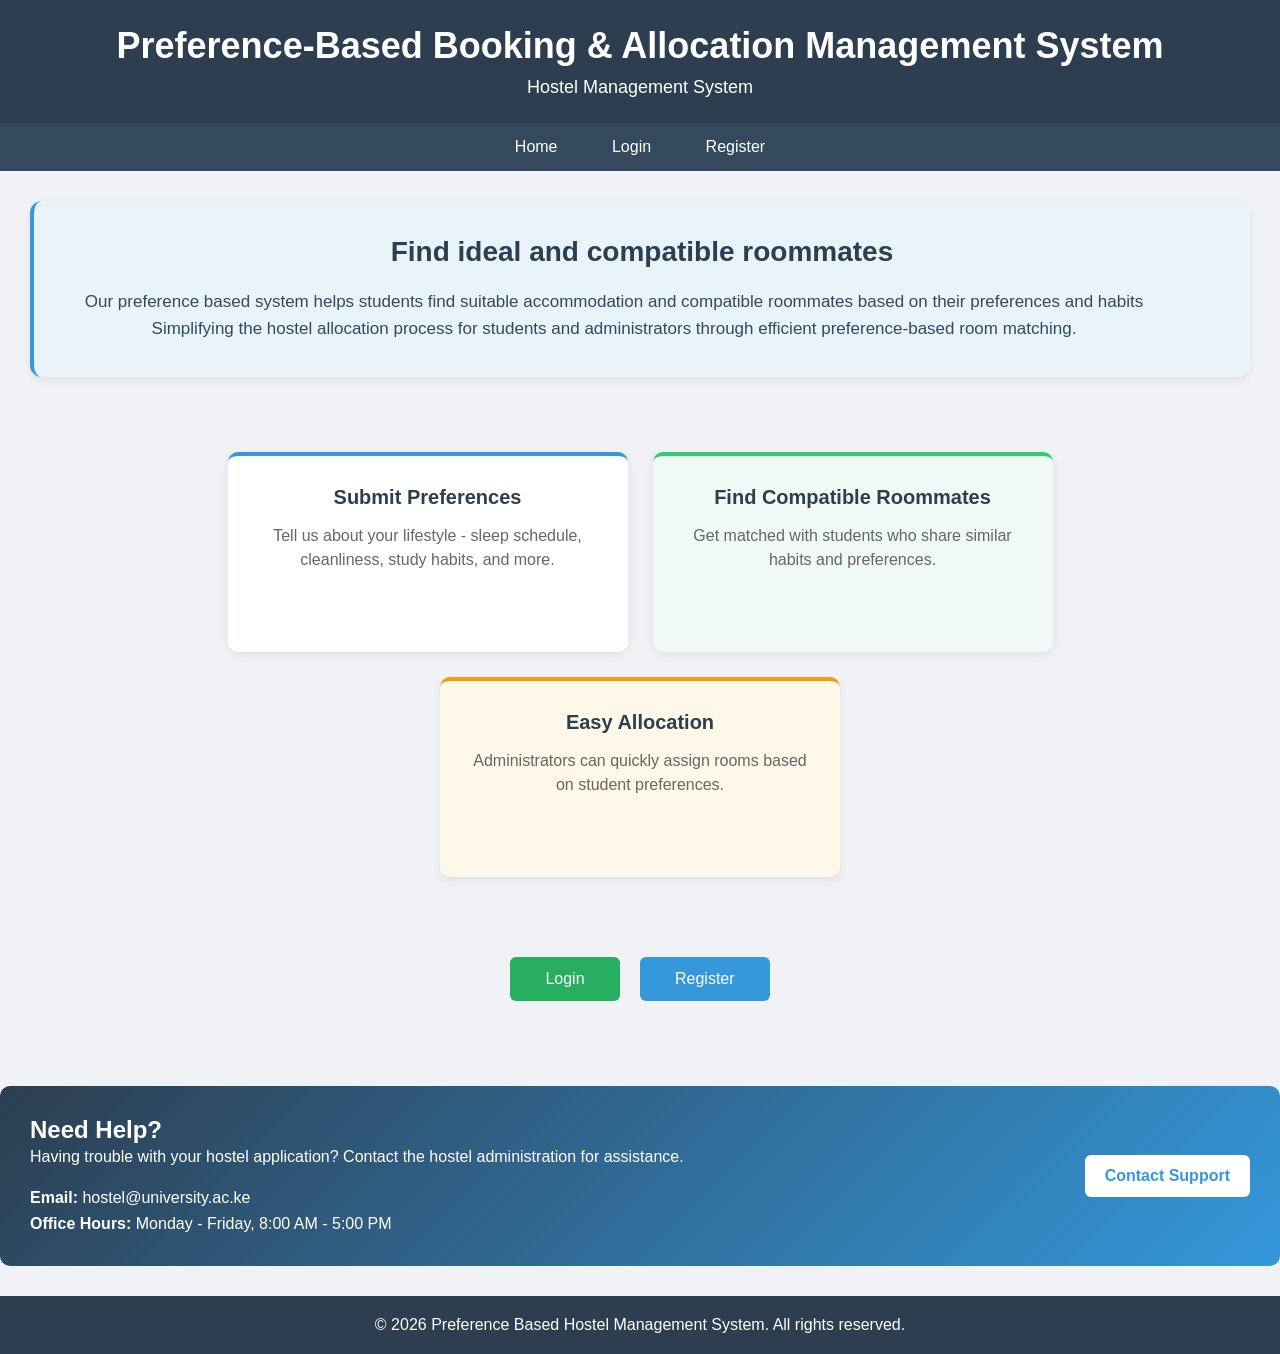
<file: index.html>
<!DOCTYPE html>
<html lang="en">
<head>
    <meta charset="UTF-8">
    <meta name="viewport" content="width=device-width, initial-scale=1.0">
    <title>Hostel Management System</title>
    <link rel="stylesheet" href="css/style.css">
    <style>
    .hero {
        background: #e8f3fa;
        padding: 35px 30px;
        text-align: center;
        margin: 0px 30px 35px;
        border-radius: 12px;
        box-shadow: 0 3px 10px rgba(0,0,0,0.08);
        border-left: 4px solid #3498db;
    }
    .hero h2 {
        color: #2c3e50;
        margin-bottom: 20px;
        font-size: 28px;
    }
    .hero p {
        color: #34495e;
        font-size: 17px;
        line-height: 1.6;
        max-width: 1100px;
        margin-bottom: 0 auto 15px;
        text-align: center;
    }
    .features {
        display: flex;
        gap: 25px;
        justify-content: center;
        margin: 40px 30px;
        flex-wrap: wrap;
    }
    .feature {
        background: white;
        padding: 30px 25px;
        border-radius: 10px;
        width: 400px;
        min-height: 200px;
        text-align: center;
        box-shadow: 0 3px 10px rgba(0,0,0,0.08);
        transition: transform 0.3s, box-shadow 0.3s;
    }
    .feature:nth-child(2) {
        background: #eefaf3;
        border-top: 4px solid #2ecc71;
    }
    .feature:nth-child(3) {
        background: #fff7e8;
        border-top: 4px solid #f39c12;
    }
    .feature:first-child {
        border-top: 4px solid #3498db;
    }
    .feature:hover {
        transform: translateY(-5px);
        box-shadow: 0 8px 18px rgba(0,0,0,0.12);
    }
    .feature h3 {
        color: #2c3e50;
        margin-bottom: 15px;
        font-size: 20px;
    }
    .feature p {
        color: #666;
        line-height: 1.5;
    }
    .help-box {
        background: linear-gradient(135deg, #2c3e50, #3498db);
        color: white;
        padding: 30px;
        border-radius: 10px;
        margin: 45px 0 30px;
        display: flex;
        justify-content: space-between;
        align-items: center;
    }
    .help-content h2 {
        margin-top: 0;
    }
    .help-content p {
        line-height: 1.6;
    }
    .contact-info {
        margin-top: 15px;
    }
    .help-btn {
        background: white;
        color: #3498db;
        padding: 12px 20px;
        text-decoration: none;
        border-radius: 6px;
        font-weight: bold;
        white-space: nowrap;
        margin-left: 20px;
    }
</style>
</head>
<body>

<div class="header">
    <h1>Preference-Based Booking & Allocation Management System</h1>
    <p>Hostel Management System</p>
</div>

<div class="nav">
    <a href="index.html">Home</a>
    <a href="pages/login.html">Login</a>
    <a href="pages/register.html">Register</a>
</div>

<div class="hero">
    <h2>Find ideal and compatible roommates</h2>
    <p>Our preference based system helps students find suitable 
        accommodation  and compatible roommates based on their preferences and habits
    </p>
    <p>
        Simplifying the hostel allocation process for students and
        administrators through efficient preference-based room matching.
    </p>
</div>

<div class="features">
    <div class="feature">
        <h3>Submit Preferences</h3>
        <p>Tell us about your lifestyle - sleep schedule, cleanliness, study habits, and more.</p>
    </div>
    <div class="feature">
        <h3>Find Compatible Roommates</h3>
        <p>Get matched with students who share similar habits and preferences.</p>
    </div>
    <div class="feature">
        <h3>Easy Allocation</h3>
        <p>Administrators can quickly assign rooms based on student preferences.</p>
    </div>
</div>

<div class="buttons">
    <a href="pages/login.html" class="btn">Login</a>
    <a href="pages/register.html" class="btn btn-secondary">Register</a>
</div>
<div class="help-box">
<div class="help-content">
    <h2>Need Help?</h2>
    <p>
        Having trouble with your hostel application? Contact the hostel
        administration for assistance.
    </p>
    <div class="contact-info">
        <p><strong>Email:</strong> hostel@university.ac.ke</p>
        <p><strong>Office Hours:</strong> Monday - Friday, 8:00 AM - 5:00 PM</p>
    </div>
</div>

<a href="mailto:hostel@management.ac.ke" class="help-btn">
    Contact Support
</a>
</div>

<div class="footer">
    <p>&copy; 2026  Preference Based Hostel Management System. All rights reserved.</p>
</div>

</body>
</html>
</file>
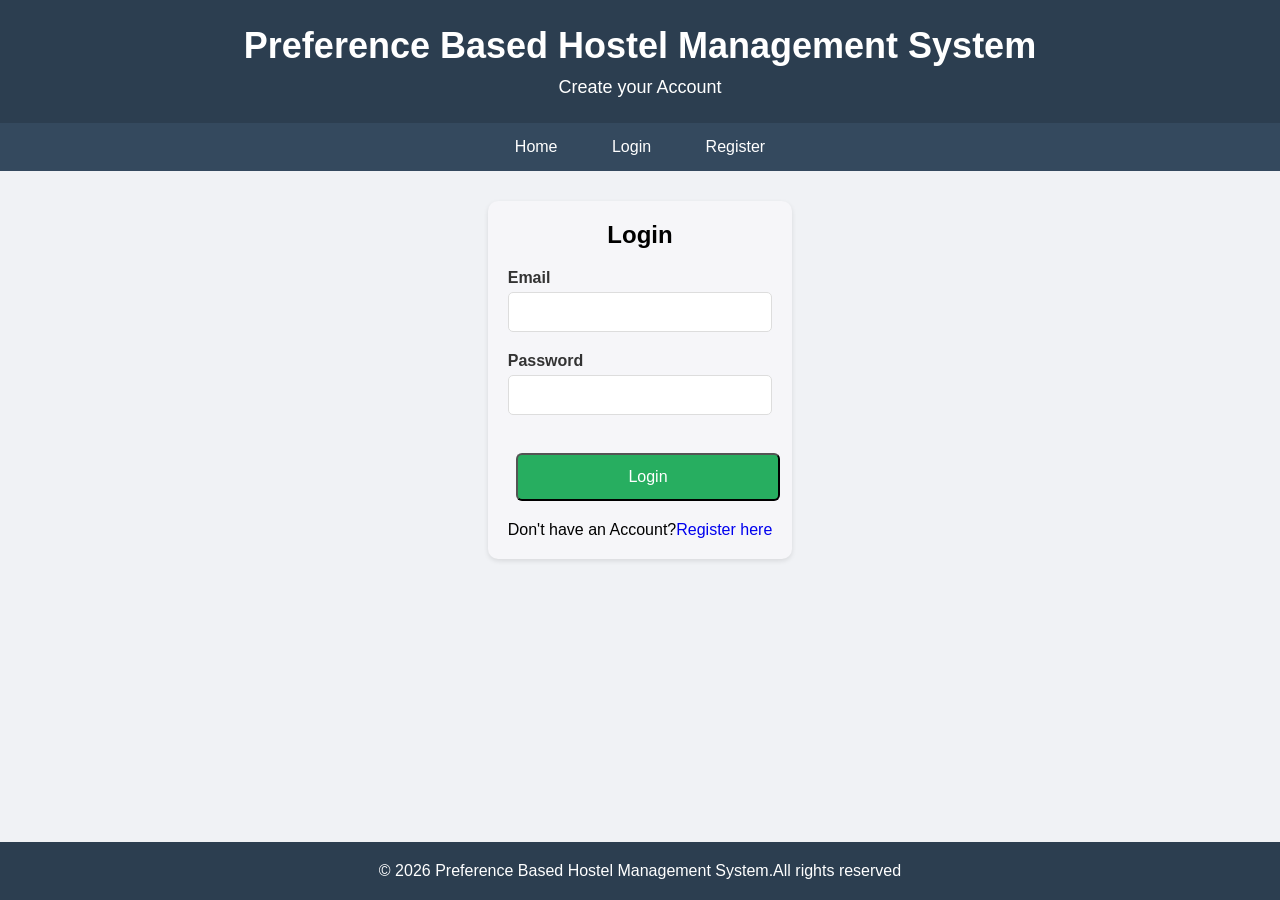
<file: pages/login.html>
<!DOCTYPE html>
<html lang="en">
    <head>
        <meta charset="UTF-8">
        <meta name="viewport" content="width=device-width, initial-scale=1.0">
        <title>Login - Hostel Management System</title>
        <link rel="stylesheet" href="../css/style.css">
    </head>
    <body>
        <div class="header">
            <h1>Preference Based Hostel Management System</h1>
            <p>Create your Account</p>
        </div>
        <div class="nav">
            <a href="../index.html">Home</a>
            <a href="login.html">Login</a>
            <a href="register.html">Register</a>
        </div>
    <div class="form-container">
        <h2 style="text-align: center; margin-bottom: 20px">Login</h2>
        <div id="errorMessage" style="display: none; padding: 10px; margin-bottom: 20px; border-radius: 5px; text-align:center;"></div>
        <form action="../controller/Authcontroller.php" method="POST">
            <div class="form-group">
                <label>Email</label>
                <input type="email" name="email"  id="email" required>
            </div>
            <div class="form-group">
                <label>Password</label>
                <input type="password" name="password" id="password" required>
            </div>
            <br>
            <button type="submit" name="login" class="btn" style="width:100%">Login</button>
        </form>
        <p style="text-align: center; margin-top: 20px;">
            Don't have an Account?<a href="register.html">Register here</a>
        </p>
    </div>
    <div class="footer">
        <p> &copy; 2026 Preference Based Hostel Management System.All rights reserved</p>
    </div>
    <script>
    function hideMessages() {
        document.getElementById('errorMessage').style.display = 'none';
    }
    //Hide message When user starts typing
    document.getElementById('email').addEventListener('focus', hideMessages);
    document.getElementById('password').addEventListener('focus', hideMessages);
    
    const urlParams = new URLSearchParams(window.location.search);
    const error = urlParams.get('error');

    if(error === 'wrong_password') {
        const msgDiv = document.getElementById('errorMessage');
        msgDiv.style.display = 'block';
        msgDiv.style.backgroundColor = '#f8d7da';
        msgDiv.style.color = '#721c24';
        msgDiv.innerHTML = 'Wrong password. Please try again.';
    } else if(error === 'user_not_found') {
        const msgDiv = document.getElementById('errorMessage');
        msgDiv.style.display = 'block';
        msgDiv.style.backgroundColor = '#f8d7da';
        msgDiv.style.color = '#721c24';
        msgDiv.innerHTML = 'User not found. Please register first.';
    }
    if(error){
        setTimeout(function(){
            document.getElementById('errorMessage').style.display = 'none';
        }, 4000);
    }
    // Clean URL
    if(error) {
        const newUrl = window.location.pathname;
        window.history.replaceState({}, document.title, newUrl);
    }
    </script>
</body>
</html>
</file>
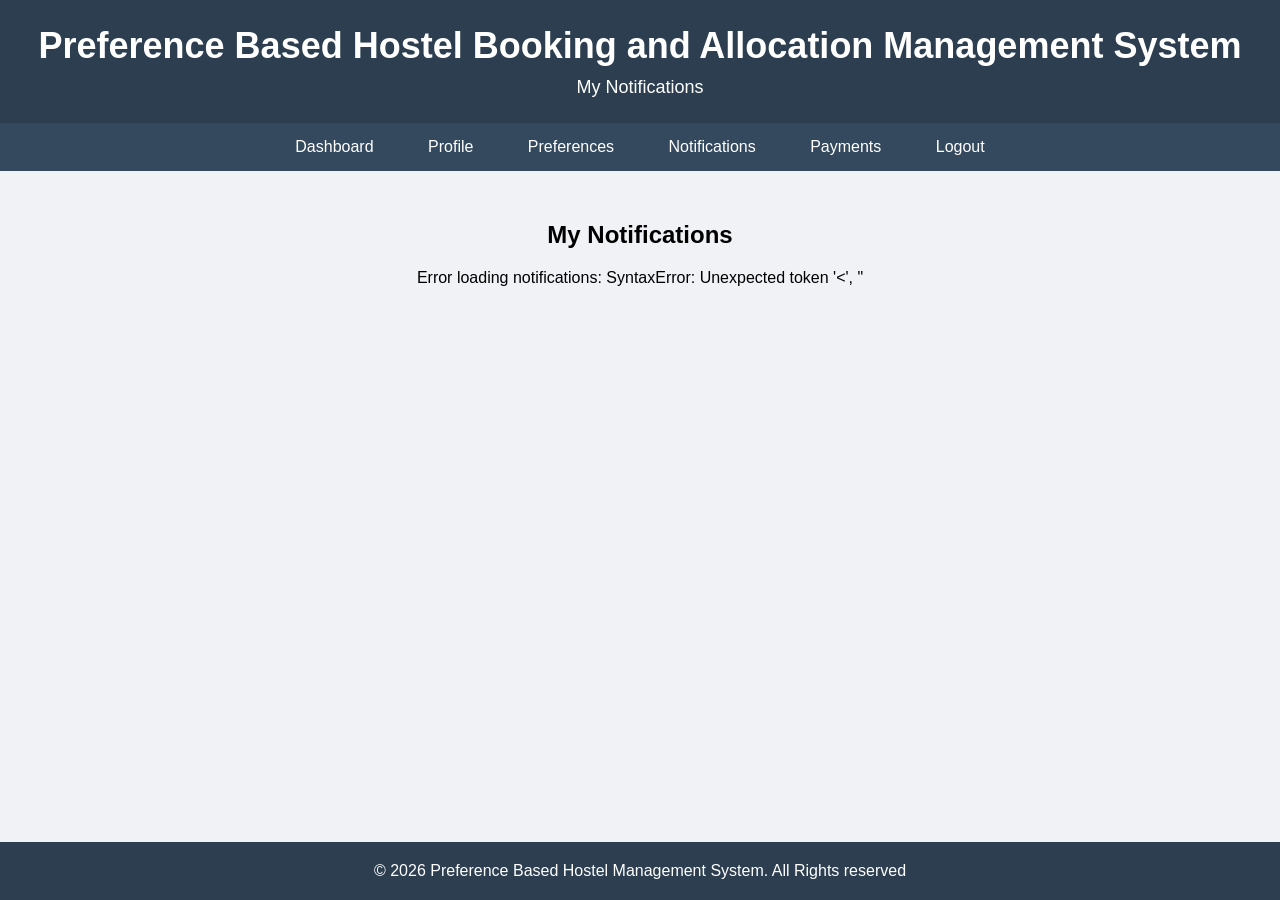
<file: pages/notifications.html>
<!DOCTYPE html>
<html lang="en">
<head>
    <meta charset="UTF-8">
    <meta name="viewport" content="width=device-width, initial-scale=1.0">
    <title>My Notifications</title>
    <link rel="stylesheet" href="../css/style.css">
</head>
<body>
    <div class="header">
        <h1>Preference Based Hostel Booking and Allocation Management System</h1>
        <p>My Notifications</p>
    </div>

    <div class="nav">
        <a href="student_dashboard.html">Dashboard</a>
        <a href="student_profile.html">Profile</a>
        <a href="preferences.html">Preferences</a>
        <a href="notifications.html">Notifications</a>
        <a href="student_payment.html">Payments</a>
        <a href="../controller/logout.php">Logout</a>
    </div>
    
    <div class="container">
        <h2 style="text-align: center;">My Notifications</h2>
        
        <div id="loading" style="text-align: center; padding: 20px;">
            <p>Loading notifications...</p>
        </div>
        
        <div id="noNotifications" style="display: none; text-align: center; padding: 20px;">
            <p>No Notifications found.</p>
        </div>

        <div id="notificationsList" style="display: none;">
            <div class="table-container">
                <table style="width:100%; border-collapse: collapse;">
                    <thead>
                        <tr>
                            <th>Date</th>
                            <th>Type</th>
                            <th>Message</th>
                            <th>Status</th>
                        </tr>
                    </thead>
                    <tbody id="notificationsBody">
                    </tbody>
                </table>
            </div>
        </div>
    </div>
    
    <div class="footer">
        <p>&copy; 2026 Preference Based Hostel Management System. All Rights reserved</p>
    </div>

    <script>
        // Get all elements first
        const loadingDiv = document.getElementById('loading');
        const noNotificationsDiv = document.getElementById('noNotifications');
        const notificationsListDiv = document.getElementById('notificationsList');
        const notificationsBody = document.getElementById('notificationsBody');
        //function to confirm occupancy
        function confirmOccupancy() {
            if(confirm('Have you physically moved into your allocated room?')){
                fetch('../controller/confirm_occupancy.php',{
                    method: 'POST'
                })
                .then(response => response.json())
                .then(data => {
                    if(data.success){
                        alert('Occupancy Confirmed!');
                        location.reload();
                    }else{
                        alert('Error:' +data.message);
                    }
                })
                .catch(error => {
                    alert('Error Confirming occupancy');
                });
            }
        }
        //check if student needs to confirm occupancy
        fetch('../api/get_allocation_status.php')
        .then(response => response.json())
        .then(statusData => {
            if(statusData.needs_confirmation){
                //banner
                const container = document.querySelector('.container');
                const banner = document.createElement('div');
                banner.style.cssText = 'background: #fff3cd; padding: 15px; margin-bottom: 20px; border-radius: 5px; text-align: center;';
                banner.innerHTML = `
                <strong>Confirm Room Occupancy</strong><br>
                You have been allocated a room please confirm when you have moved in.
                
                <button onclick="confirmOccupancy()" class="confirm-btn" style="margin-left: 10px;">Confirm Occupancy</button>
                `;
                container.insertBefore(banner, container.firstChild);
            }
        })
        // Fetch notifications
        fetch('../api/get_notifications.php')
            .then(response => response.json())
            .then(data => {
                console.log('Data received:', data);
                
                if(loadingDiv) loadingDiv.style.display = 'none';
                
                if(data.success && data.notifications && data.notifications.length > 0){
                    if(notificationsListDiv) notificationsListDiv.style.display = 'block';
                    
                    let html = '';
                    for(let i = 0; i < data.notifications.length; i++){
                        let n = data.notifications[i];
                        let statusColor = n.status === 'unread' ? 'red' : 'green';
                        html += '<tr>';
                        html += '<td style="padding: 8px;">' + n.date_sent + '</td>';
                        html += '<td style="padding: 8px;">' + n.message_type + '</td>';
                        html += '<td style="padding: 8px;">' + n.message_content + '</td>';
                        html += '<td style="padding: 8px; color: ' + statusColor + '; font-weight: bold;">' + n.status + '</td>';
                        html += '</tr>';
                    }
                    if(notificationsBody) notificationsBody.innerHTML = html;

                    //mark notifications as read
                    fetch('../api/mark_notifications_read.php', {
                        method: 'POST'
                    })
                    .then(response => response.json())
                    .then(markData => {
                        console.log('Marked as read:', markData);
                    })
                    .catch(err => console.log('Mark read error:', err));
                } else {
                    if(noNotificationsDiv) noNotificationsDiv.style.display = 'block';
                }
            })
            .catch(error => {
                console.log('Fetch error:', error);
                if(loadingDiv) loadingDiv.style.display = 'none';
                if(noNotificationsDiv){
                    noNotificationsDiv.style.display = 'block';
                    noNotificationsDiv.innerHTML = '<p>Error loading notifications: ' + error + '</p>';
                }
            });
    </script>
</body>
</html>
</file>
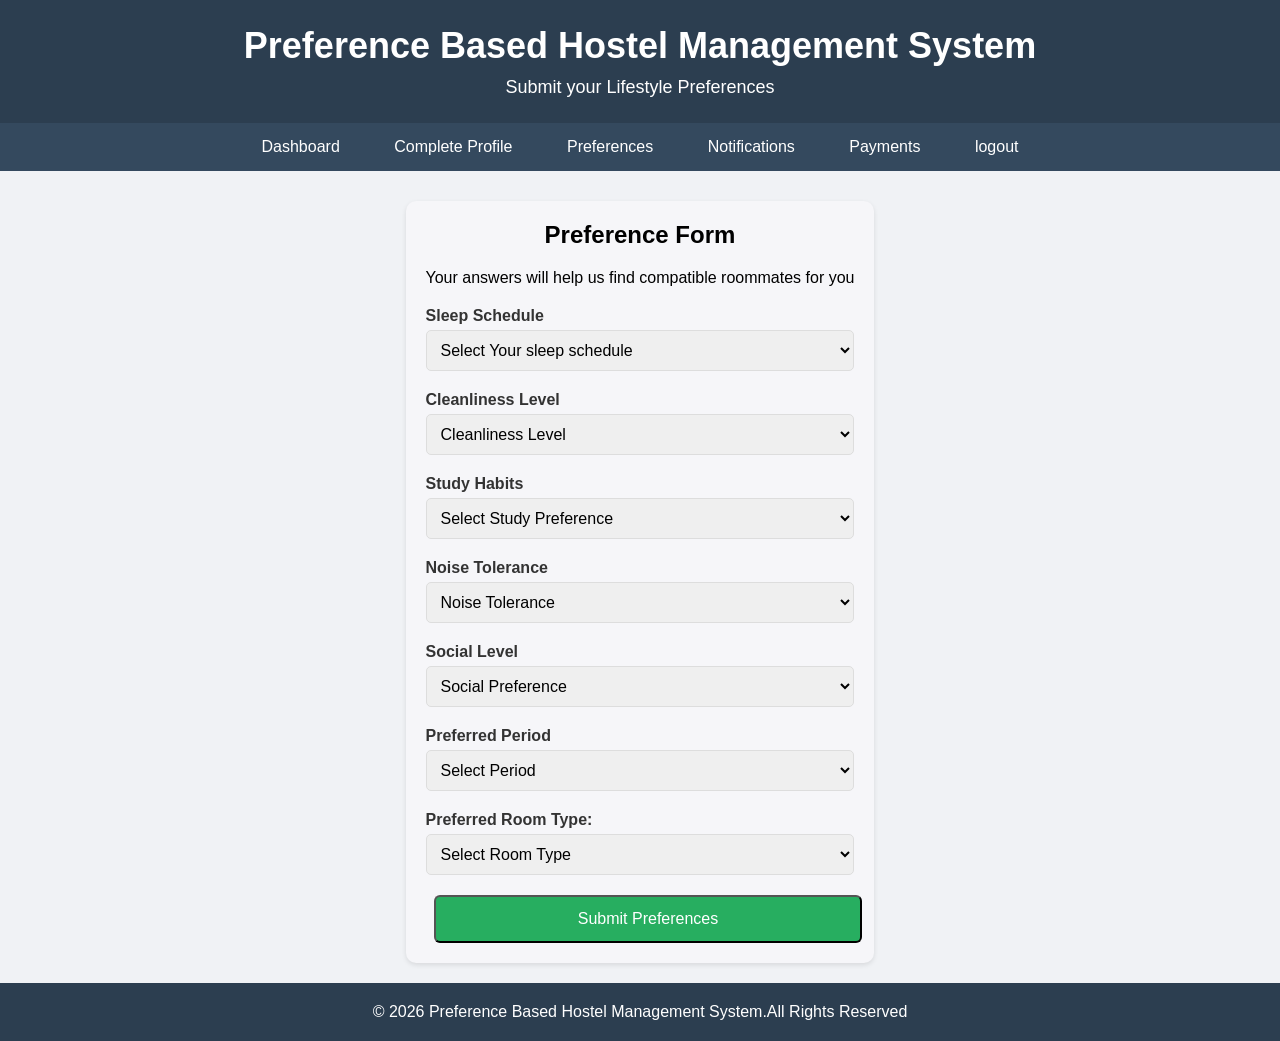
<file: pages/preferences.html>
<!DOCTYPE html>
<html lang="en">
<head>
    <meta charset="UTF-8">
    <meta name="viewport" content="width=device-width, initial-scale=1.0">
    <title>Submit preferences</title>
    <link rel="stylesheet" href="../css/style.css">
</head>
<body>

    <div class="header">
        <h1>Preference Based Hostel Management System</h1>
        <p>Submit your Lifestyle Preferences</p>
    </div>

    <div class="nav">
        <a href="student_dashboard.html">Dashboard</a>
        <a href="student_profile.html">Complete Profile</a>
        <a href="preferences.html">Preferences</a>
        <a href="notifications.html">Notifications</a>
        <a href="student_payment.html">Payments</a>
        <a href="../controller/logout.php">logout</a>
    </div>
    
    <div class="form-container">
        <h2 style="text-align:center; margin-bottom: 20px;">Preference Form </h2>
        <p style="text-align: center; margin-bottom: 20px;">Your answers will help us find compatible roommates for you</p>
        <div id="message" style="display: none; padding: 10px; margin-bottom: 20px; border-radius: 5px; text-align: center;"></div>
        
        <form  id="preferenceForm" action="../controller/preference_controller.php" method="POST">
             <div class="form-group">
                <label>Sleep Schedule</label>
                <select name="sleep_schedule" required>
                    <option value="" disabled selected>Select Your sleep schedule</option>
                    <option value="early">Early(8pm-10pm)</option>
                    <option value="night">Night(11pm-1am)</option>
                    <option value="flexible">Flexible</option>
                </select>
             </div>
             <div class="form-group">
                    <label>Cleanliness Level</label>
                    <select name="cleanliness_level" required>
                        <option value="" disabled selected>Cleanliness Level</option>
                        <option value="1">1- Very Messy</option>
                        <option value="2">2- Somewhat Messy</option>
                        <option value="3">3- Moderate</option>
                        <option value="4">4- Neat</option>
                        <option value="5">5- Very Clean</option>
                    </select>
                </div>
                <div class="form-group">
                    <label>Study Habits</label>
                    <select name="study_habits" required>
                        <option value="" disabled selected>Select Study Preference</option>
                        <option value="1">1 - Very Quiet (Need absolute silence)</option>
                        <option value="2">2 - Quiet (Prefer minimal noise)</option>
                        <option value="3">3 - Moderate (Can handle some noise)</option>
                        <option value="4">4 - Social (Prefer studying with others)</option>
                        <option value="5">5 - Very Social (Can't study alone)</option>
                    </select>
                </div>
                <div class="form-group">
                    <label>Noise Tolerance</label>
                    <select name="noise_tolerance" required>
                        <option value="" disabled selected>Noise Tolerance</option>
                        <option value="1">1- Need Complete Silence</option>
                        <option value="2">2- Prefer Quiet</option>
                        <option value="3">3- Can tolerate Moderate noise</option>
                        <option value="4">4- Comfortable With Noise</option>
                        <option value="5">5- Unaffected by Noise</option>
                    </select>
                </div>
                
                <div class="form-group">
                    <label>Social Level</label>
                    <select name="social_level" required>
                        <option value="" disabled selected>Social Preference</option>
                        <option value="1">1- Very Private</option>
                        <option value="2">2- Mostly Private</option>
                        <option value="3">3- Moderate</option>
                        <option value="4">4- Social</option>
                         <option value="5">5- Very Social</option>
                    </select>
                </div>
                <div class="form-group">
                    <label>Preferred Period</label>
                    <select name="preferred_period" required>
                        <option value="" disabled selected>Select Period</option>
                        <option value="Semester 1">Semester 1(Sep-Dec)</option>
                        <option value="Semester 2">Semester 2(Jan-Apr)</option>
                    </select>
                </div>
                <div class="form-group">
                    <label>Preferred Room Type:</label>
                    <select name="preferred_room_type" required>
                        <option value="" disabled selected>Select Room Type</option>
                        <option value="single">Single</option>
                        <option value="double">Double</option>
                    </select>
                </div>
                <button type="submit" class="btn" style="width:100%">Submit Preferences</button>

        </form>

    </div>

    <div class="footer">
        <p>&copy; 2026 Preference Based Hostel Management System.All Rights Reserved</p>
    </div>
    <script>
    const messageDiv = document.getElementById('message');

    function showMessage(text, isError = false) {
        messageDiv.style.display = 'block';
        messageDiv.textContent = text;
        
        if (isError) {
            messageDiv.style.backgroundColor = '#f8d7da';
            messageDiv.style.color = '#721c24';
            messageDiv.style.border = '1px solid #f5c6cb';
        } else {
            messageDiv.style.backgroundColor = '#d4edda';
            messageDiv.style.color = '#155724';
            messageDiv.style.border = '1px solid #c3e6cb';
        }
        setTimeout(() => {
            messageDiv.style.display = 'none';
        }, 4000);
    }

    document.getElementById('preferenceForm').addEventListener('submit', function(e){
        e.preventDefault();

        const formData = new FormData(this);
        
        // Clear previous message
        messageDiv.style.display = 'none';
        
        fetch('../controller/preference_controller.php', {
            method: 'POST',
            body: formData
        })
        .then(response => response.text())
        .then(data => {
            const responseText = data.trim();
            console.log('Server response:', responseText);
            
            // Check for specific messages
            if (responseText.includes('updated')) {
                showMessage('Preferences updated successfully!', false);
            } else if (responseText.includes('saved')) {
                showMessage('Preferences saved successfully!', false);
            } else if (responseText.includes('Error') || responseText.includes('error')) {
                showMessage(responseText, true);
            } else {
                showMessage('Preferences saved successfully!', false);
            }
        })
        .catch(error => {
            console.error('Error:', error);
            showMessage('Error saving preferences. Please try again.', true);
        });
    });
</script>
</body>
</html>
</file>
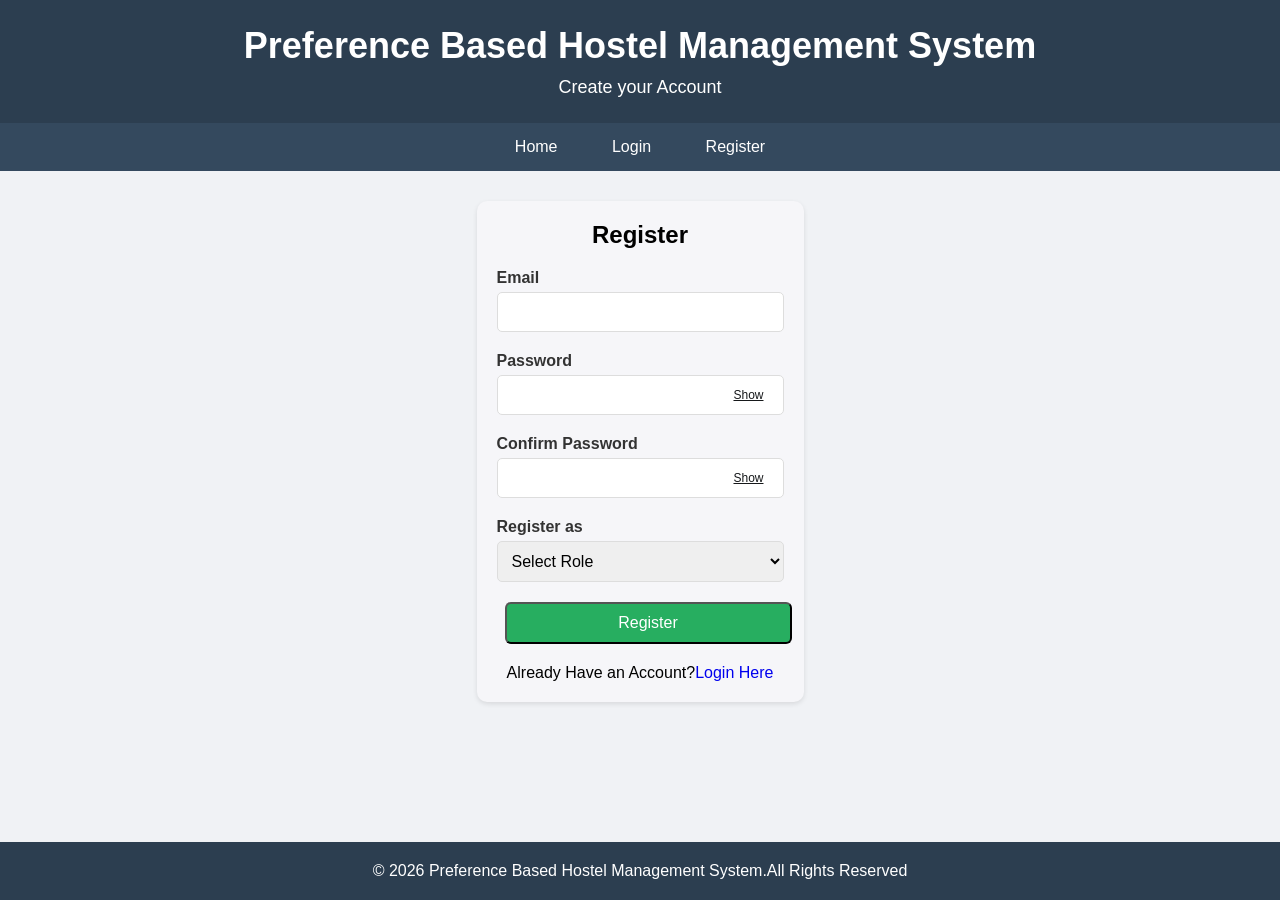
<file: pages/register.html>
<!DOCTYPE html>
<html lang="en">
    <head>
        <meta charset="UTF-8">
        <meta name="viewport" content="width=device-width, initial-scale=1.0">
        <title>Register - Hostel Management System</title>
        <link rel="stylesheet" href="../css/style.css">

    </head>
<body>
    <div class="header">
        <h1>Preference Based Hostel Management System</h1>
        <p>Create your Account</p>
    </div>

    <div class="nav">
        <a href="../index.html">Home</a>
        <a href="login.html">Login</a>
        <a href="register.html">Register</a>
    </div>

    <div class="form-container">
        <h2 style="text-align:center; margin-bottom: 20px;">Register</h2>
        <div id="urlMessage" style="margin-bottom: 20px;"></div>
        <div id="message" style="display: none; padding: 10px; margin-bottom: 20px; border-radius: 5px; text-align: center;"></div>

        <form  id="registerForm" action="../controller/Authcontroller.php" method="POST">
            <div class="form-group">
                <label>Email</label>
                <input type="email" name="email" id="email" required>
            </div>

            <div class="form-group">
                <label>Password</label>
                <div class="password-wrapper">
                    <input type="password" name="password" id="password" required>
                    <span class="toggle-btn" onclick="togglePassword('password', this)">Show</span>
                </div>
            </div>

            <div class="form-group">
                <label>Confirm Password</label>
                <div class="password-wrapper">
                    <input type="password" name="confirm_password" id="confirm_password" required>
                    <span class="toggle-btn" onclick="togglePassword('confirm_password', this)">Show</span>
                </div>
            </div>

            <div class="form-group">
                <label>Register as </label>
                <select name="role" required>
                    <option value="" disabled selected>Select Role</option>
                    <option value="student">Student</option>
                </select>
            </div>

            <button type="submit" name="register" class="btn" style="width:100%; display:block; box-sizing:border-box; padding:10px 12px;">Register</button>
        </form>

        <p style="text-align: center; margin-top: 20px;">
            Already Have an Account?<a href="login.html">Login Here</a>
        </p>
    </div>
    <div class="footer">
        <p>&copy; 2026 Preference Based Hostel Management System.All Rights Reserved</p>
    </div>
    <script>
        function togglePassword(fieldId, button) {
            const input = document.getElementById(fieldId);
            if (input.type === 'password') {
                input.type = 'text';
                button.textContent = 'Hide';
            } else {
                input.type = 'password';
                button.textContent = 'Show';
            }
        }
        function displayUrlMessages() {
            const urlParams = new URLSearchParams(window.location.search);
            const container = document.getElementById('urlMessage');

            container.innerHTML = '';

            // Error Messages
            if (urlParams.has('error')) {
                const type = urlParams.get('error');
                let message = '';

                const errorMessages = {
                    'empty_fields': 'All fields are required!',
                    'invalid_email': 'Please enter a valid email address!',
                    'short_password': 'Password must be at least 8 characters!',
                    'no_uppercase': 'Password must contain at least 1 capital letter!',
                    'no_special': 'Password must contain at least 1 special character (!@#$%^&*)!',
                    'password_mismatch': 'Passwords do not match!',
                    'admin_not_allowed': 'Admin registration is not allowed!',
                    'email_exists': 'This email is already registered. Please <a href="login.html">login</a>.',
                    'registration_failed': 'Registration failed. Please try again.'
                };

                message = errorMessages[type] || 'Registration failed. Please try again.';

                if (message) {
                    container.innerHTML = `<div style="background: #f8d7da; color: #721c24; padding: 12px 18px; border-radius: 5px; border: 1px solid #f5c6cb;">${message}</div>`;
                }
            }

            // Success Message
            if (urlParams.has('success')) {
                container.innerHTML = `<div style="background: #d4edda; color: #155724; padding: 12px 18px; border-radius: 5px; border: 1px solid #c3e6cb;">Registration successful! Please <a href="login.html">login</a>.</div>`;
            }

            if (urlParams.has('error') || urlParams.has('success')) {
                setTimeout(() => {
                    container.innerHTML = '';
                }, 5000);
            }

            // Clean URL
            if (urlParams.has('error') || urlParams.has('success')) {
                const newUrl = window.location.pathname;
                window.history.replaceState({}, document.title, newUrl);
            }
        }
        document.addEventListener('DOMContentLoaded', function() {
            displayUrlMessages();
        });
    </script>
</body>
    
</html>
</file>
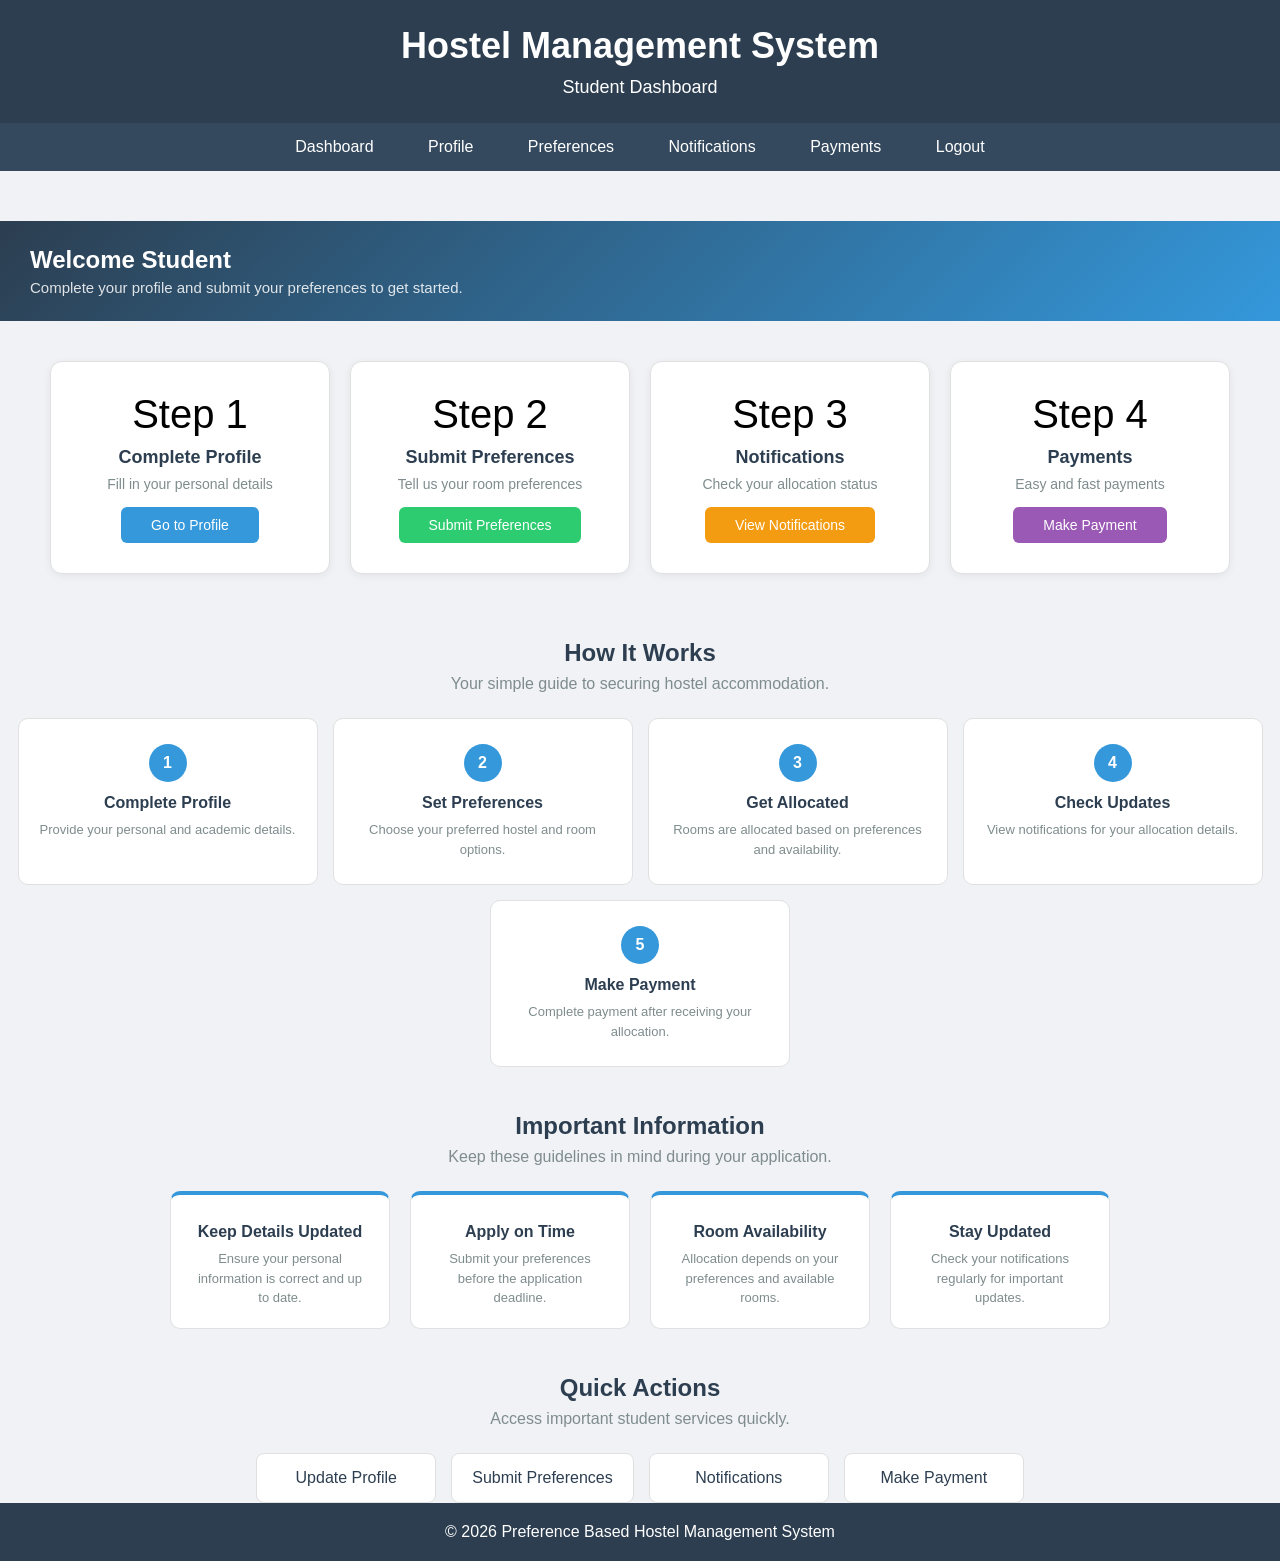
<file: pages/student_dashboard.html>
<!DOCTYPE html>
<html lang="en">
<head>
    <meta charset="UTF-8">
    <meta name="viewport" content="width=device-width, initial-scale=1.0">
    <title>Student Dashboard</title>
    <link rel="stylesheet" href="../css/style.css">
    <link rel="stylesheet" href="../css/student_dashboard.css">
</head>
<body>
    <div class="header">
        <h1>Hostel Management System</h1>
        <p>Student Dashboard</p>
    </div>

    <div class="nav">
        <a href="student_dashboard.html">Dashboard</a>
        <a href="student_profile.html">Profile</a>
        <a href="preferences.html">Preferences</a>
        <a href="notifications.html">Notifications</a>
        <a href="student_payment.html">Payments</a>
        <a href="../controller/logout.php">Logout</a>
    </div>
    <div class="welcome-box">
        <h2 id="welcomeMessage"> Welcome Student</h2>
        <p id="statusMessage">Complete your profile and submit your preferences to get started.</p>
    </div>
    <div class="dashboard-cards">
        <div class="card">
            <div class="icon">Step 1</div>
            <h3>Complete Profile</h3>
            <p>Fill in your personal details</p>
            <a href="student_profile.html" class="btn">Go to Profile</a>
        </div>
        <div class="card">
            <div class="icon">Step 2</div>
            <h3>Submit Preferences</h3>
            <p>Tell us your room preferences</p>
            <a href="preferences.html" class="btn">Submit Preferences</a>
        </div>
        <div class="card">
            <div class="icon">Step 3</div>
            <h3>Notifications</h3>
            <p>Check your allocation status</p>
            <a href="notifications.html" class="btn">View Notifications</a>
        </div>
        <div class="card">
            <div class="icon">Step 4</div>
            <h3>Payments</h3>
            <p>Easy and fast payments</p>
            <a href="student_payment.html" class="btn">Make Payment</a>
        </div>
    </div>
<div class="journey-section">
<div class="section-heading">
    <h2>How It Works</h2>
    <p>Your simple guide to securing hostel accommodation.</p>
</div>
<div class="journey-container">

    <div class="journey-item">
        <div class="journey-number">1</div>
        <h3>Complete Profile</h3>
        <p>Provide your personal and academic details.</p>
    </div>

    <div class="journey-item">
        <div class="journey-number">2</div>
        <h3>Set Preferences</h3>
        <p>Choose your preferred hostel and room options.</p>
    </div>

    <div class="journey-item">
        <div class="journey-number">3</div>
        <h3>Get Allocated</h3>
        <p>Rooms are allocated based on preferences and availability.</p>
    </div>

    <div class="journey-item">
        <div class="journey-number">4</div>
        <h3>Check Updates</h3>
        <p>View notifications for your allocation details.</p>
    </div>

    <div class="journey-item">
        <div class="journey-number">5</div>
        <h3>Make Payment</h3>
        <p>Complete payment after receiving your allocation.</p>
    </div>

</div>
</div>

<div class="info-section">
<div class="section-heading">
    <h2>Important Information</h2>
    <p>Keep these guidelines in mind during your application.</p>
</div>

<div class="info-container">
    <div class="info-card">
        <h3>Keep Details Updated</h3>
        <p>Ensure your personal information is correct and up to date.</p>
    </div>
    <div class="info-card">
        <h3>Apply on Time</h3>
        <p>Submit your preferences before the application deadline.</p>
    </div>

    <div class="info-card">
        <h3>Room Availability</h3>
        <p>Allocation depends on your preferences and available rooms.</p>
    </div>

    <div class="info-card">
        <h3>Stay Updated</h3>
        <p>Check your notifications regularly for important updates.</p>
    </div>

</div>
</div>
<div class="quick-section">
<div class="section-heading">
    <h2>Quick Actions</h2>
    <p>Access important student services quickly.</p>
</div>

<div class="quick-links">

    <a href="student_profile.html">Update Profile</a>
    <a href="preferences.html">Submit Preferences</a>
    <a href="notifications.html">Notifications</a>
    <a href="student_payment.html">Make Payment</a>

</div>
</div>

    <div class="footer">
        <p>&copy; 2026 Preference Based Hostel Management System</p>
    </div>

    <script>
        fetch('../api/get_student_name.php')
            .then(response => response.json())
            .then(data => {
                if(data.success && data.name) {
                    document.getElementById('welcomeMessage').innerHTML = ' Welcome, ' + data.name + '!';
                }
            })
            .catch(error => {
                console.log('Error:', error);
            });
    </script>

</body>
</html>
</file>
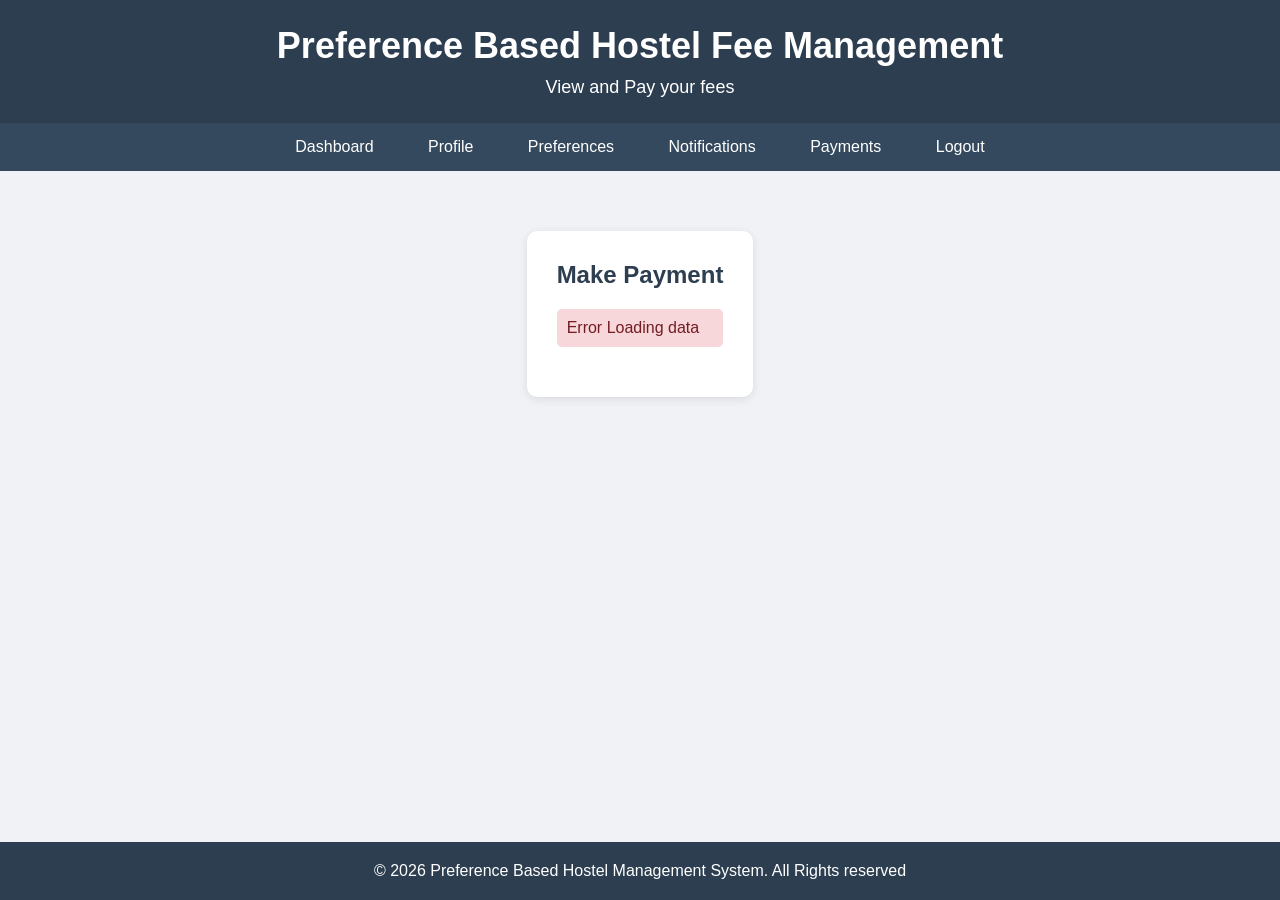
<file: pages/student_payment.html>
<!DOCTYPE html>
<html lang="en">
<head>
    <meta charset="UTF-8">
    <meta name="viewport" content="width=device-width, initial-scale=1.0">
    <title>My Payment</title>
    <link rel="stylesheet" href="../css/style.css">
</head>
<body>
    <div class="header">
        <h1>Preference Based Hostel Fee Management</h1>
        <p>View and Pay your fees</p>
    </div>

    <div class="nav">
        <a href="student_dashboard.html">Dashboard</a>
        <a href="student_profile.html">Profile</a>
        <a href="preferences.html">Preferences</a>
        <a href="notifications.html">Notifications</a>
        <a href="student_payment.html">Payments</a>
        <a href="../controller/logout.php">Logout</a>
    </div>
    <div class="payment-container" id="paymentContainer">
        <h2>Make Payment</h2>
        <div id="info">
            <div class="loading-text">Loading...</div>
        </div>
    </div>
    <div id="history" class="payment-history" style="display: none;">
        <h3>Payment History</h3>
    <div id="historyList"></div>
        </div>

    <div class="footer">
        <p>&copy; 2026 Preference Based Hostel Management System. All Rights reserved</p>
    </div>
    <script>
        let currentAllocationId = null;
        loadData();

        function loadData(){
            fetch('../api/get_payment_data.php')
            .then(response => response.json())
            .then(data => {
                if(data.success){
                    currentAllocationId = data.data.allocation_id;
                    showPaymentInfo(data.data);
                    loadHistory(data.data.allocation_id);
                } else {
                    document.getElementById('info').innerHTML = '<div class="error-msg">No room allocation found</div>';
                }
            })
            .catch(error => {
                document.getElementById('info').innerHTML = '<div class="error-msg">Error Loading data</div>';
            });
        }

        function showPaymentInfo(data){
            const balance = data.balance;
            const isPaid = balance <= 0;

            let html = `
                <div class="balance-display">
                    <div class="label">Balance Due</div>
                    <div class="amount">KES ${Number(balance).toLocaleString()}</div>
                </div>
                <div class="room-info">
                    Room: ${data.room_number} (${data.room_type}) - Total: KES ${Number(data.fee_per_semester).toLocaleString()}
                </div>
                <div style="text-align:center; margin-bottom:10px;">
                    <span>Paid: <span class="paid">KES ${Number(data.paid).toLocaleString()}</span></span>
                </div>
            `;

            if(!isPaid){
                html += `
                    <div class="payment-form">
                        <label>Payment Method</label>
                        <select id="method">
                            <option value="mpesa">M-Pesa</option>
                            <option value="bank">Bank</option>
                        </select>

                        <label>Amount (KES)</label>
                        <input type="number" id="amount" placeholder="Enter amount">

                        <button onclick="makePayment(${data.allocation_id})" class="pay-btn">Pay Now</button>
                    </div>
                `;
            } else {
                html += `<div class="status-paid">Fully Paid! Thank you.</div>`;
            }

            document.getElementById('info').innerHTML = html;
        }

        function loadHistory(allocationId){
            fetch('../api/get_payment_history.php')
                .then(response => response.json())
                .then(data => {
                    if(data.payments && data.payments.length > 0){
                        let html = '<table><tr><th>Date</th><th>Amount</th><th>Method</th></tr>';
                        for(let p of data.payments){
                            html += `<tr>
                                <td>${p.payment_date}</td>
                                <td>KES ${Number(p.amount).toLocaleString()}</td>
                                <td>${p.payment_method}</td>
                            </tr>`;
                        }
                        html += '</table>';
                        document.getElementById('historyList').innerHTML = html;
                        document.getElementById('history').style.display = 'block';
                    }
                });
        }

        function makePayment(allocationId){
            const amount = document.getElementById('amount').value;
            const method = document.getElementById('method').value;

            if(!amount || amount <= 0){
                alert('Enter valid amount');
                return;
            }

            const formData = new FormData();
            formData.append('allocation_id', allocationId);
            formData.append('amount', amount);
            formData.append('payment_method', method);

            fetch('../controller/make_payment.php', {
                method: 'POST',
                body: formData
            })
            .then(response => response.text())
            .then(data => {
                if(data.includes('success') || data.includes('recorded')){
                    alert('Payment successful!');
                    location.reload();
                } else {
                    alert('Error: ' + data);
                }
            })
            .catch(error => {
                alert('Payment failed');
            });
        }
    </script>
</body>
</html>
</file>
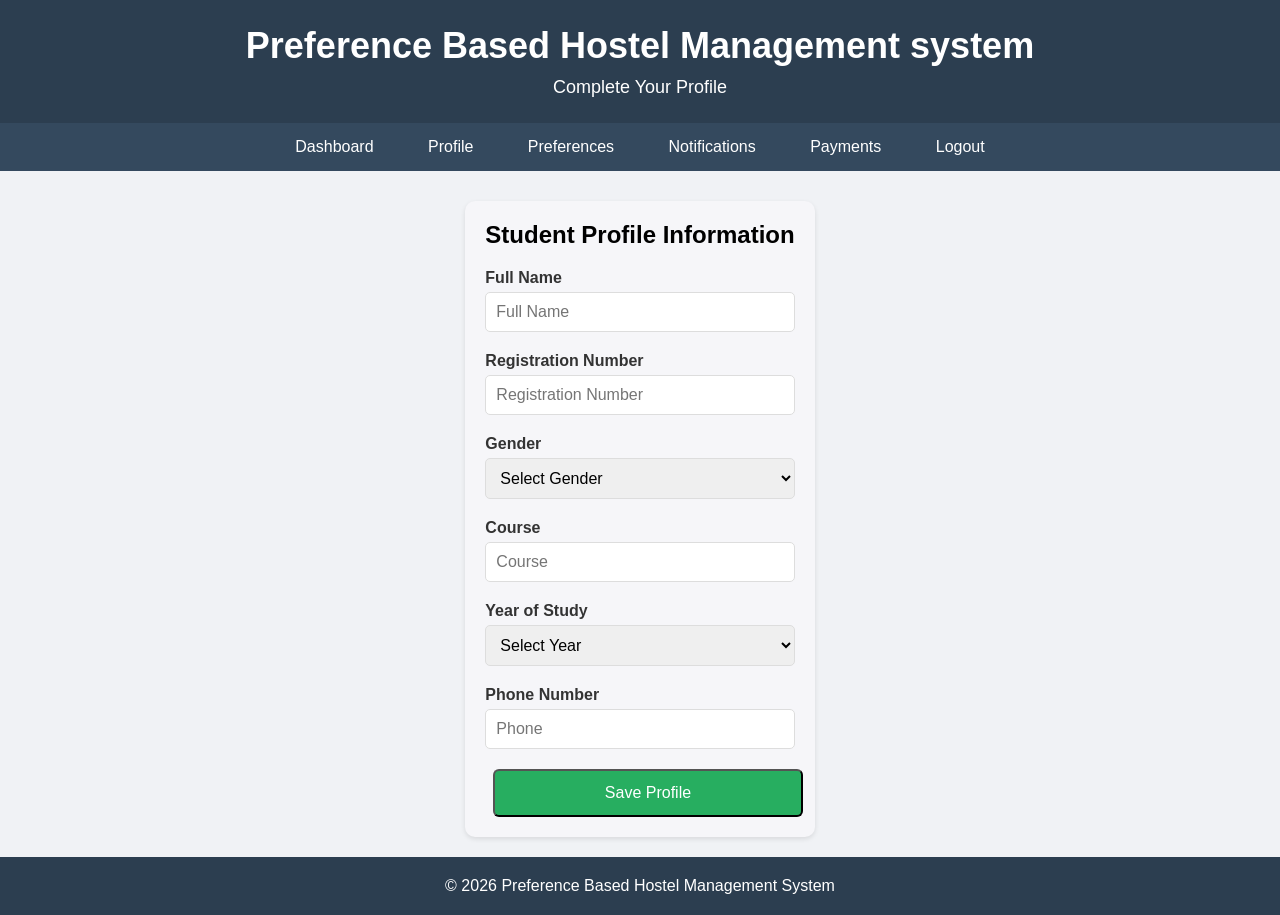
<file: pages/student_profile.html>
<!DOCTYPE html>
<html lang="en">
<head>
    <meta charset="UTF-8">
    <meta name="viewport" content="width=device-width, initial-scale=1.0">
    <title>Complete Profile</title>
    <link rel="stylesheet" href="../css/style.css">
</head>
<body>
    <div class="header">
        <h1>Preference Based Hostel Management system</h1>
        <p>Complete Your Profile</p>
    </div>

    <div class="nav">
        <a href="student_dashboard.html">Dashboard</a>
        <a href="student_profile.html">Profile</a>
        <a href="preferences.html">Preferences</a>
        <a href="notifications.html">Notifications</a>
        <a href="student_payment.html">Payments</a>
        <a href="../controller/logout.php">Logout</a>
    </div>

    <div class="form-container">
        <h2 style="text-align: center;margin-bottom: 20px;">Student Profile Information</h2>
        <div id="message" style="display: none; padding: 10px; margin-bottom: 20px; border-radius: 5px; text-align: center;"></div>
        <form id="profileForm" action="../controller/studentController.php" method="POST">
            <input type="hidden" name="save_profile" value="1">

            <div class="form-group">
                <label>Full Name</label>
                <input type="text" name="full_name" placeholder="Full Name" required>
            </div>

            <div class="form-group">
                <label>Registration Number</label>
                <input type="text" name="reg_no" placeholder="Registration Number" required>
            </div>

            <div class="form-group">
                <label>Gender</label>
                <select name="gender" required>
                    <option value="" disabled selected>Select Gender</option>
                    <option value="M">Male</option>
                    <option value="F">Female</option>
                </select>
            </div>

            <div class="form-group">
                <label>Course</label>
                <input type="text" name="course" placeholder="Course" required>
            </div>

            <div class="form-group">
                <label>Year of Study</label>
                <select name="year_of_study" required>
                    <option value="" disabled selected>Select Year</option>
                    <option value="1">Year 1</option>
                    <option value="2">Year 2</option>
                    <option value="3">Year 3</option>
                    <option value="4">Year 4</option>
                </select>
            </div>

            <div class="form-group">
                <label>Phone Number</label>
                <input type="text" name="phone" placeholder="Phone">
            </div>

            <button type="submit" class="btn" style="width:100%; ">Save Profile</button>
        </form>
    </div>
    <div class="footer">
        <p>&copy; 2026 Preference Based Hostel Management System</p>
    </div>
    <script>
        const messageDiv = document.getElementById('message');

        function showMessage(text, isError = false) {
            messageDiv.style.display = 'block';
            messageDiv.textContent = text;
            
            if (isError) {
                messageDiv.style.backgroundColor = '#f8d7da';
                messageDiv.style.color = '#721c24';
                messageDiv.style.border = '1px solid #f5c6cb';
            } else {
                messageDiv.style.backgroundColor = '#d4edda';
                messageDiv.style.color = '#155724';
                messageDiv.style.border = '1px solid #c3e6cb';
            }
            setTimeout(() => {
                messageDiv.style.display = 'none';
            }, 4000);
        }
        document.getElementById('profileForm').addEventListener('submit', function(e){
            e.preventDefault();

            const formData = new FormData(this);
            //clear previous messages
            messageDiv.style.display = 'none';
            
            fetch('../controller/studentController.php', {
                method: 'POST',
                body: formData
            })
            .then(response => response.text())
            .then(data => {
                const responseText = data.trim();
                console.log('Sever response:', responseText);
                
                if (responseText.includes('updated')) {
                    showMessage( 'Profile updated successfully', false);
                } else if (responseText.includes('saved')) {
                    showMessage( 'Profile saved successfully', false);
                } else if (responseText.includes('Error') || responseText.includes('error')) {
                    showMessage(responseText, true);
                } else {
                    showMessage('Profile saved successfully!', false);
                }
            })
            .catch(error => {
                console.error('Error:', error);
                showMessage('Error saving profile. Please try again.', true);
            });
        });

    </script>
</body>
</html>
</file>
<file: css/style.css>
* {
    margin: 0;
    padding: 0;
    box-sizing: border-box;
    text-decoration: none;
}
body {
    height: 100vh;
    width: 100%;
    font-family: Arial, sans-serif;
    background: #f0f2f5;
    display: flex;
    flex-direction: column;
    min-height: 100vh;
}
.header {
    background: #2c3e50;
    color: white;
    padding: 25px 20px;
    align-items: center;
    justify-content: space-between;
    text-align: center;
}
.header h1 {
    font-size: 36px;
    margin-bottom: 10px;
    align-items: center;
}

.header p {
    font-size: 18px;
}
.nav {
    background: #34495e;
    padding: 15px;
    text-align: center;
    margin-bottom: 30px;
}
.nav a {
    color: white;
    text-decoration: none;
    padding: 10px 20px;
    margin: 0 5px;
    border-radius: 5px;
    transition: background 0.3s;
}

.nav a:hover {
    background: #2c3e50;
}


.buttons {
    text-align: center;
    margin: 40px 30px;
}
.btn {
    display: inline-block;
    background: #27ae60;
    color: white;
    padding: 13px 35px;
    text-decoration: none;
    border-radius: 6px;
    margin: 0 8px;
    font-size: 16px;
    transition: background 0.3s, transform 0.3s;
}
.btn:hover {
    background: #219a52;
    transform:translateY(-2px);
}
.btn-secondary {
    background: #3498db;
}
.btn-secondary:hover {
    background: #2980b9;
}

.form-container {
    background: rgb(246, 246, 249);
    padding: 20px;
    border-radius: 10px;
    max-width: 600px;
    margin: 0 auto;
    box-shadow: 0 2px 5px rgba(0,0,0,0.1);
    box-sizing: border-box;
    margin-bottom: 20px;
}
.form-group {
    margin-bottom: 20px;
}
label {
    display: block;
    margin-bottom: 5px;
    font-weight: bold;
    color: #333;
}
.password-wrapper {
    position: relative;
    width:100%;
}
.password-wrapper input {
    width: 100%;
    padding: 10px;
    padding-right: 75px;
    border:1px solid #ddd;
    border-radius: 5px;
    box-sizing: border-box;
}
.toggle-btn {
    position: absolute;
    right: 8px;
    top: 50%;
    transform: translateY(-50%);
    background: none;
    color: #16181a;
    padding: 5px 12px;
    border: none;
    cursor: pointer;
    font-size: 12px;
    user-select: none;
    font-weight: normal;
    text-decoration: underline;
}
.toggle-btn.active {
    background: #28a745;
}
.toggle-btn:hover {
    opacity: 0.8;
}
input, select, textarea {
    width: 100%;
    padding: 10px;
    border: 1px solid #ddd;
    border-radius: 5px;
    font-size: 16px;
}
.table-container {
    background: white;
    padding: 20px;
    border-radius: 10px;
    margin: 20px;
    overflow-x: auto;
}
table {
    width: 100%;
    border-collapse: collapse;
    font-family: 'Segoe UI', Tahoma, Geneva, Verdana, sans-serif;
}
 table,th, td {
    border: none;
}
th {
    text-align: left;
    padding: 12px 16px;
    background: #f8f9fa;
    color: #6b7280;
    font-size: 12px;
    font-weight: 600;
    text-transform: uppercase;
    letter-spacing: 0.5px;
    border-bottom: 1px solid #e5e7eb !important;
}
td {
    padding: 12px 16px;
    color: #374151;
    font-size: 14px;
    border-bottom: 1px solid #f3f4f6 !important;
}
tr:nth-child(even) td {
    background: #fafafa;
}
tr:hover  td {
    background: #f9fafb;
}
.container {
    max-width: 1000px;
    margin: 0 auto;
    padding: 20px;
    padding-bottom: 20px;
    width:100%;
    box-sizing: border-box;
    flex: 1;
}
.confirm-btn {
    background: #28a745; 
    color: white; 
    border: none; 
    padding: 8px 15px; 
    border-radius: 4px; 
    cursor: pointer;
}
.error {
    background: #f8d7da;
    color: #721c24;
    padding: 10px;
    border-radius: 5px;
    margin: 20px;
    text-align: center;
}
.dashboard-section {
    background: white;
    padding: 20px;
    margin: 20px 0;
    border: 1px solid #e0e0e0;
    border-radius: 8px;
}

.dashboard-section h3 {
    color: #2c3e50;
    margin-top: 0;
}

.dashboard-section li {
    margin-bottom: 8px;
}

.dashboard-section a {
    color: #3498db;
    text-decoration: none;
}
.footer {
    background: #2c3e50;
    color: white;
    text-align: center;
    padding: 20px;
    margin-top: auto;
}
@media (max-width: 768px) {
    .hero{
        margin: 0 15px 30px;
        padding: 35px 20px;
    }
    .hero h2{
        font-size: 24px;
    }
    .features {
        flex-direction: column;
        align-items: center;
        margin:30px 15px;
    }
    .feature {
        width: 100%;
    }
    .nav a {
        padding: 8px 12px;
        margin: 0 2px;
    }
    .dashboard-cards {
        flex-direction: column;
        align-items: center;
    }
    .card {
    flex: 1 1 100%;
    max-width: 100%;
    min-height: 150px;
    padding: 25px 20px;
}
}
.add-room-form {
    background: #f9f9f9;
    padding: 20px;
    border-radius: 8px;
    margin-bottom: 20px;
    display: flex;
    gap: 10px;
    flex-wrap: wrap;
    align-items: flex-end;
}
.add-room-form input, 
.add-room-form select {
    padding: 8px;
    border: 1px solid #ddd;
    border-radius: 4px;
}
.delete-btn {
    background: #dc3545;
    color: white;
    padding: 5px 10px;
    text-decoration: none;
    border-radius: 4px;
    font-size: 12px;
}

.delete-btn:hover {
    background: #c82333;
}

.success-msg {
    background: #d4edda;
    color: #155724;
    padding: 10px;
    margin-bottom: 20px;
    border-radius: 5px;
}

.error-msg {
    background: #f8d7da;
    color: #721c24;
    padding: 10px;
    margin-bottom: 20px;
    border-radius: 5px;
}
 .payment-container {
    background: white;
    padding: 30px;
    border-radius: 10px;
    max-width: 500px;
    margin: 30px auto;
    box-shadow: 0 2px 10px rgba(0,0,0,0.1);
}
.payment-container h2 {
    text-align: center;
     margin-bottom: 20px;
    color: #2c3e50;
}
.balance-display {
    background: #f8f9fa;
    padding: 15px;
    border-radius: 8px;
    text-align: center;
    margin-bottom: 20px;
}
.balance-display .amount {
    font-size: 28px;
    font-weight: bold;
    color: #dc3545;
}
.balance-display .label {
    font-size: 14px;
    color: #666;
}
.room-info {
    text-align: center;
    margin-bottom: 15px;
    font-size: 14px;
    color: #666;
}
.payment-form {
    margin-top: 10px;
}
.payment-form label {
    display: block;
    font-weight: bold;
    margin-bottom: 5px;
    color: #333;
}
.payment-form input, 
.payment-form select {
    width: 100%;
    padding: 10px;
    border: 1px solid #ddd;
    border-radius: 5px;
    font-size: 16px;
    margin-bottom: 15px;
    box-sizing: border-box;
}
.pay-btn {
    width: 100%;
    padding: 12px;
    background: #27ae60;
    color: white;
    border: none;
    border-radius: 5px;
    font-size: 16px;
    cursor: pointer;
}
.pay-btn:hover {
     background: #219a52;
}
.status-paid {
    text-align: center;
    padding: 15px;
    background: #d4edda;
    color: #155724;
    border-radius: 8px;
    font-weight: bold;
    margin-top: 10px;
}
.payment-history {
    margin-top: 30px;
}
.payment-history h3 {
    text-align: center;
    margin-bottom: 15px;
}
.fee-box {
    background: white;
    padding: 20px;
    border-radius: 10px;
    margin-bottom: 20px;
    text-align: center;
}
.balance {
    font-size: 28px;
    font-weight: bold;
    color: #dc3545;
}
.paid {
    color: #28a745;
    font-weight: bold;
}
.loading-text {
    text-align: center;
    padding: 20px;
    color: #666;
}
.error-text {
    text-align: center;
    padding: 20px;
    color: #dc3545;
}
.msg {
    padding: 10px;
    margin-bottom: 15px;
    border-radius: 5px;
    text-align: center;
    display: none;
}
.report-actions { display: flex; justify-content: space-between; margin-top: 20px; }
.report-actions a { color: #3498db; text-decoration: underline; margin-right: 15px; }
.report-actions .dashboard-link { color: #2c3e50; margin-right: 0; }
.dropdown {
    display: inline-block;
    position: relative;
}
.dropdown .dropbtn {
    color: white;
    padding: 10px 20px;
    display: inline-block;
}
.dropdown-content {
    display: none;
    position: absolute;
    background: #34495e;
    min-width: 180px;
}
.dropdown-content a {
    color: white;
    padding: 10px 16px;
    display: block;
    border-bottom: 1px solid #2c3e50;
}
.dropdown-content a:last-child {
    border-bottom: none;
}
.dropdown-content a:hover {
    background: #2c3e50;
}
.dropdown:hover .dropbtn,
.dropdown:hover .dropdown-content {
    display: block;
}
</file>
<file: css/student_dashboard.css>
.dashboard-cards {
    display: flex;
    flex-wrap: wrap;
    gap: 20px;
    justify-content: center;
    margin: 20px 0;
}

.card {
    background: #fff;
    border: 1px solid #e0e0e0;
    border-radius: 12px;
    padding: 30px 25px;
    text-align: center;
    flex: 1 1 200px;
    max-width: 280px;
    min-width: 200px;
    min-height: 200px;
    box-shadow: 0 2px 8px rgba(0,0,0,0.06);
    transition: all 0.3s ease;
    display: flex;
    flex-direction: column;
    align-items: center;
    justify-content: center;
}

.card:hover {
    transform: translateY(-5px);
    box-shadow: 0 8px 20px rgba(0,0,0,0.12);
    border-color: #3498db;
}

.card .icon {
    font-size: 40px;
    margin-bottom: 10px;
}

.card h3 {
    font-size: 18px;
    color: #2c3e50;
    margin: 0 0 8px 0;
}

.card p {
    font-size: 14px;
    color: #7f8c8d;
    margin: 0 0 15px 0;
}

.card .btn {
    display: inline-block;
    background: #3498db;
    color: white;
    padding: 10px 30px;
    border-radius: 6px;
    text-decoration: none;
    font-size: 14px;
    font-weight: 500;
    transition: background 0.3s;
    margin-top: auto;
}

.card .btn:hover {
    background: #2980b9;
}

.card:nth-child(1) .btn {
    background: #3498db;
}

.card:nth-child(2) .btn {
    background: #2ecc71;
}

.card:nth-child(3) .btn {
    background: #f39c12;
}

.card:nth-child(4) .btn {
    background: #9b59b6;
}

.card:nth-child(1):hover {
    border-color: #3498db;
}

.card:nth-child(2):hover {
    border-color: #2ecc71;
}

.card:nth-child(3):hover {
    border-color: #f39c12;
}

.card:nth-child(4):hover {
    border-color: #9b59b6;
}

.welcome-box {
    background: linear-gradient(135deg, #2c3e50, #3498db);
    color: white;
    padding: 25px 30px;
    margin: 20px 0;
}

.welcome-box h2 {
    margin: 0 0 5px 0;
    font-size: 24px;
}

.welcome-box p {
    margin: 0;
    opacity: 0.85;
    font-size: 15px;
}

.dashboard-section {
    background: white;
    padding: 20px;
    margin: 20px 0;
    border: 1px solid #e0e0e0;
    border-radius: 8px;
}

.dashboard-section h3 {
    color: #2c3e50;
    margin-top: 0;
}

.dashboard-section li {
    margin-bottom: 8px;
}

.dashboard-section a {
    color: #3498db;
    text-decoration: none;
}

@media (max-width: 768px) {

    .card {
        flex: 1 1 100%;
        max-width: 100%;
        min-height: 150px;
        padding: 25px 20px;
    }

    .card .icon {
        font-size: 32px;
    }

}
.section-heading {
text-align: center;
margin: 45px 0 25px;
}

.section-heading h2 {
color: #2c3e50;
margin-bottom: 8px;
}

.section-heading p {
color: #7f8c8d;
margin: 0;
}
.journey-container {
display: flex;
flex-wrap: wrap;
justify-content: center;
gap: 15px;
}

.journey-item {
background: white;
width: 300px;
padding: 25px 20px;
text-align: center;
border: 1px solid #e0e0e0;
border-radius: 10px;
transition: 0.3s;
}

.journey-item:hover {
transform: translateY(-5px);
box-shadow: 0 5px 15px rgba(0,0,0,0.08);
}

.journey-number {
background: #3498db;
color: white;
width: 38px;
height: 38px;
border-radius: 50%;
margin: 0 auto 12px;
display: flex;
align-items: center;
justify-content: center;
font-weight: bold;
}

.journey-item h3 {
color: #2c3e50;
font-size: 16px;
margin: 8px 0;
}

.journey-item p {
color: #7f8c8d;
font-size: 13px;
line-height: 1.5;
}
.info-container {
display: flex;
flex-wrap: wrap;
justify-content: center;
gap: 20px;
}

.info-card {
background: white;
padding: 20px;
width: 220px;
text-align: center;
border-radius: 10px;
border: 1px solid #e0e0e0;
border-top: 4px solid #3498db;
}

.info-icon {
font-size: 30px;
margin-bottom: 10px;
}

.info-card h3 {
color: #2c3e50;
margin: 8px 0;
font-size: 16px;
}

.info-card p {
color: #7f8c8d;
font-size: 13px;
line-height: 1.5;
}
.quick-links {
display: flex;
flex-wrap: wrap;
justify-content: center;
gap: 15px;
}

.quick-links a {
background: white;
color: #2c3e50;
text-decoration: none;
padding: 15px 20px;
border-radius: 8px;
border: 1px solid #e0e0e0;
min-width: 180px;
text-align: center;
transition: 0.3s;
}

.quick-links a:hover {
background: #3498db;
color: white;
}


@media (max-width: 768px) {

.journey-item,
.info-card {
    width: 100%;
}

.quick-links a {
    width: 100%;
}

.help-box {
    flex-direction: column;
    text-align: center;
}

.help-btn {
    margin: 15px 0 0;
}
}
</file>
